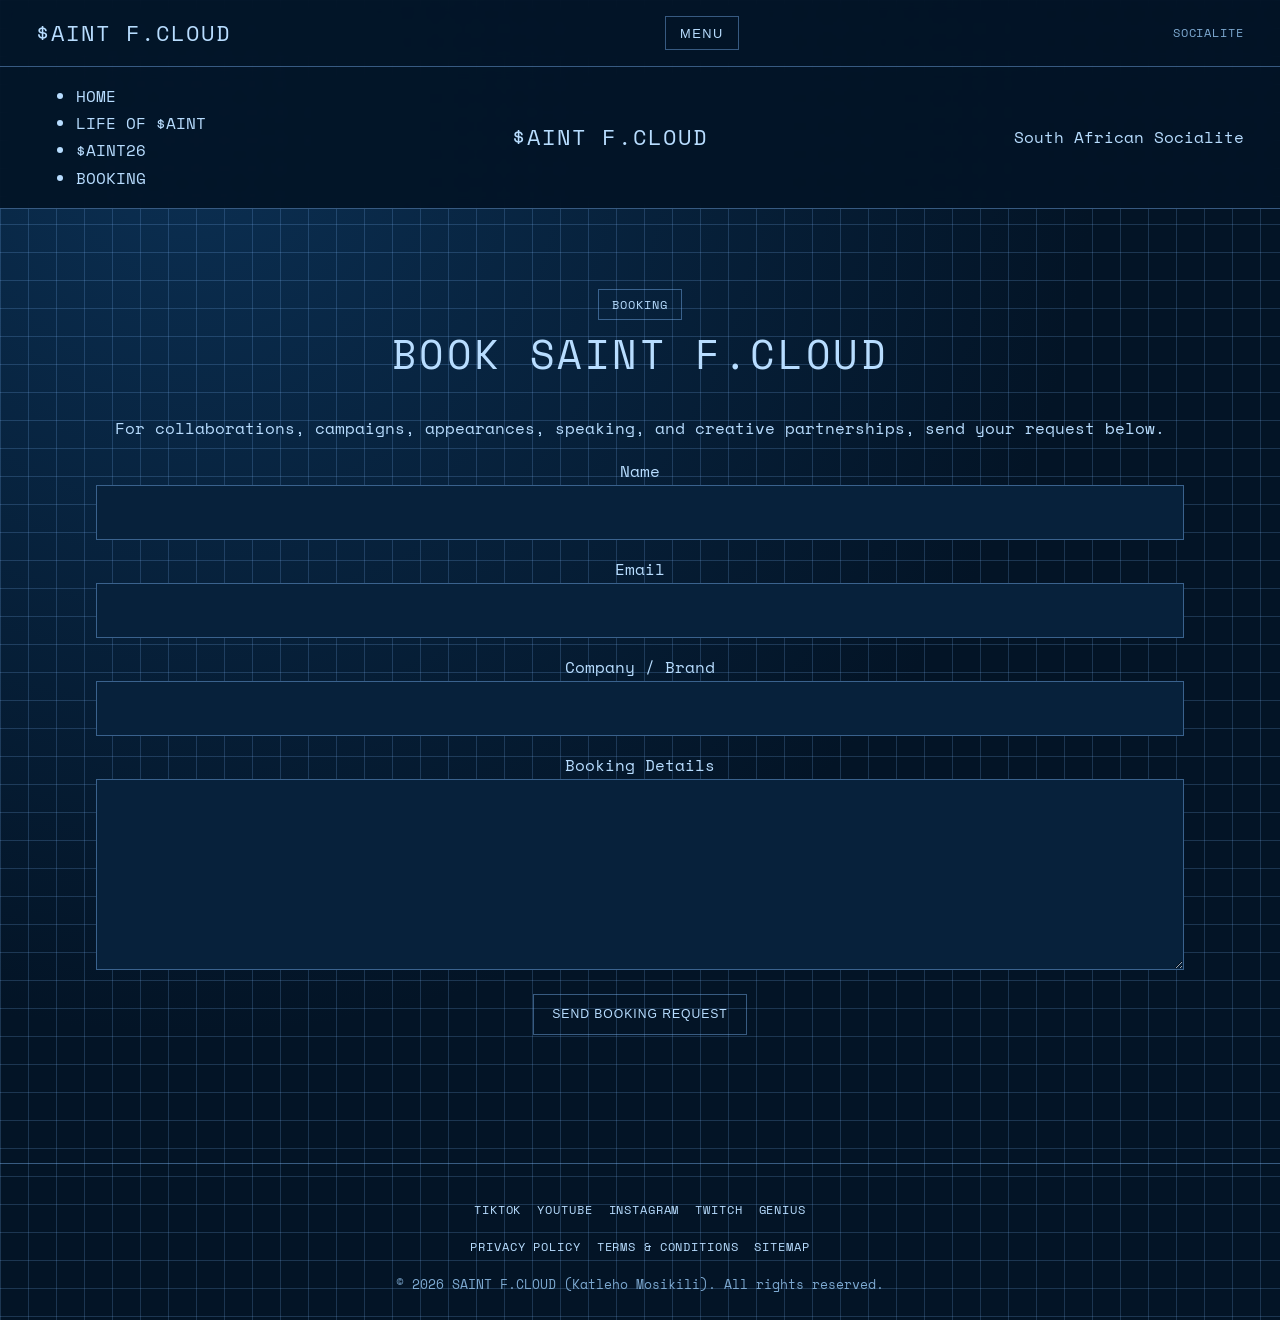
<file: booking/index.html>
<!DOCTYPE html>
<html lang="en">
<head>
  <meta charset="UTF-8" />
  <meta name="viewport" content="width=device-width, initial-scale=1.0" />
  <title>$AINT F.CLOUD | BOOKING</title>
  <meta name="description" content="OFFICIAL BOOKING FORM OF SAINT F.CLOUD — SOUTH AFRICAN SOCIALITE, INFLUENCER, DIGITAL STORYTELLER AND MUSIC PRODUCER." />
  <link rel="icon" type="image/svg+xml" href="../Assets/favicon%20(1).svg" />
  <link rel="stylesheet" href="../styles/style.css" />
</head>
<body>
  <header class="site-header">
    <div class="header-inner">
      <a class="brand" href="/" data-route="/">$AINT F.CLOUD</a>
      <button class="menu-toggle" data-menu-toggle aria-expanded="false" aria-controls="menu">MENU</button>
      <nav class="dropdown-nav" id="menu" data-menu hidden aria-label="PRIMARY">
        <ul>
          <li><a data-nav href="/" data-route="/">HOME</a></li>
          <li><a data-nav href="/life-of-saint/" data-route="/life-of-saint/">LIFE OF $AINT</a></li>
          <li><a data-nav href="/saint26/" data-route="/saint26/">$AINT26</a></li>
          <li><a data-nav href="/booking/" data-route="/booking/">BOOKING</a></li>
        </ul>
      </nav>
      <div class="header-note">Socialite</div>
    </div>
  </header>
<body>
<header class="site-header"><div class="header-inner"><nav class="main-nav" aria-label="Primary"><ul><li><a data-nav href="/" data-route="/">HOME</a></li><li><a data-nav href="/life-of-saint/" data-route="/life-of-saint/">LIFE OF $AINT</a></li><li><a data-nav href="/saint26/" data-route="/saint26/">$AINT26</a></li><li><a data-nav href="/booking/" data-route="/booking/">BOOKING</a></li></ul></nav><a class="brand" href="/" data-route="/">$AINT F.CLOUD</a><div class="header-right">South African Socialite</div></div></header>
<main class="section">
  <span class="tag">Booking</span>
  <h1>Book SAINT F.CLOUD</h1>
  <p>For collaborations, campaigns, appearances, speaking, and creative partnerships, send your request below.</p>
  <form action="mailto:bookings@saintfcloud.com" method="post" enctype="text/plain">
    <p><label for="name">Name</label><input id="name" name="name" required /></p>
    <p><label for="email">Email</label><input id="email" type="email" name="email" required /></p>
    <p><label for="company">Company / Brand</label><input id="company" name="company" /></p>
    <p><label for="details">Booking Details</label><textarea id="details" name="details" rows="6" required></textarea></p>
    <button type="submit">Send Booking Request</button>
  </form>
</main>
<footer class="site-footer"><div class="footer-inner"><div class="social-links"><a href="https://www.tiktok.com/@saintfcloud" target="_blank" rel="noopener">TikTok</a><a href="https://www.youtube.com/@saintfcloud" target="_blank" rel="noopener">YouTube</a><a href="https://www.instagram.com/saintfcloud/" target="_blank" rel="noopener">Instagram</a><a href="https://www.twitch.tv/saintfcloud" target="_blank" rel="noopener">Twitch</a><a href="https://genius.com/artists/Katleho-aint-fcloud-mosikili" target="_blank" rel="noopener">Genius</a></div><div class="footer-links"><a href="/privacy-policy/" data-route="/privacy-policy/">Privacy Policy</a><a href="/terms-and-conditions/" data-route="/terms-and-conditions/">Terms &amp; Conditions</a><a href="/sitemap/" data-route="/sitemap/">Sitemap</a></div><div class="small">© 2026 SAINT F.CLOUD (Katleho Mosikili). All rights reserved.</div></div></footer>
<script src="../scripts/main.js"></script>
</body>
</html>
</file>
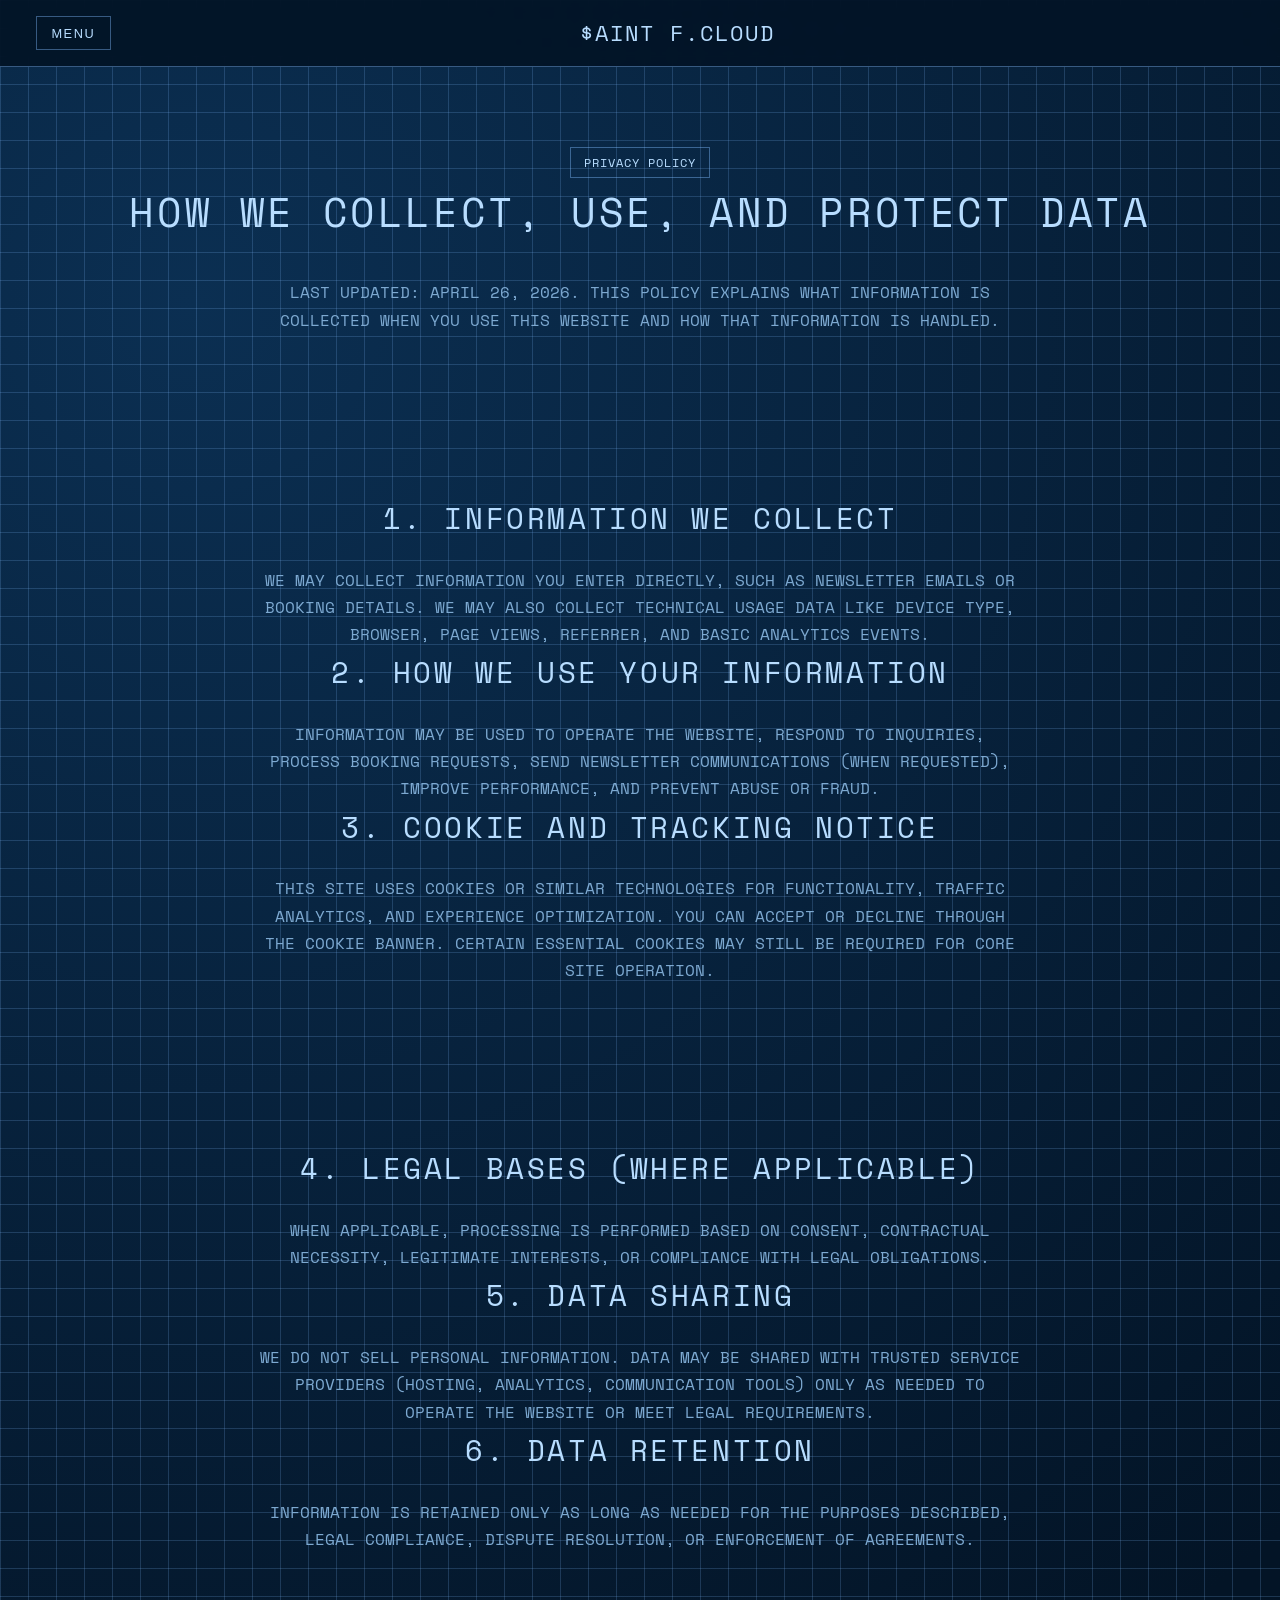
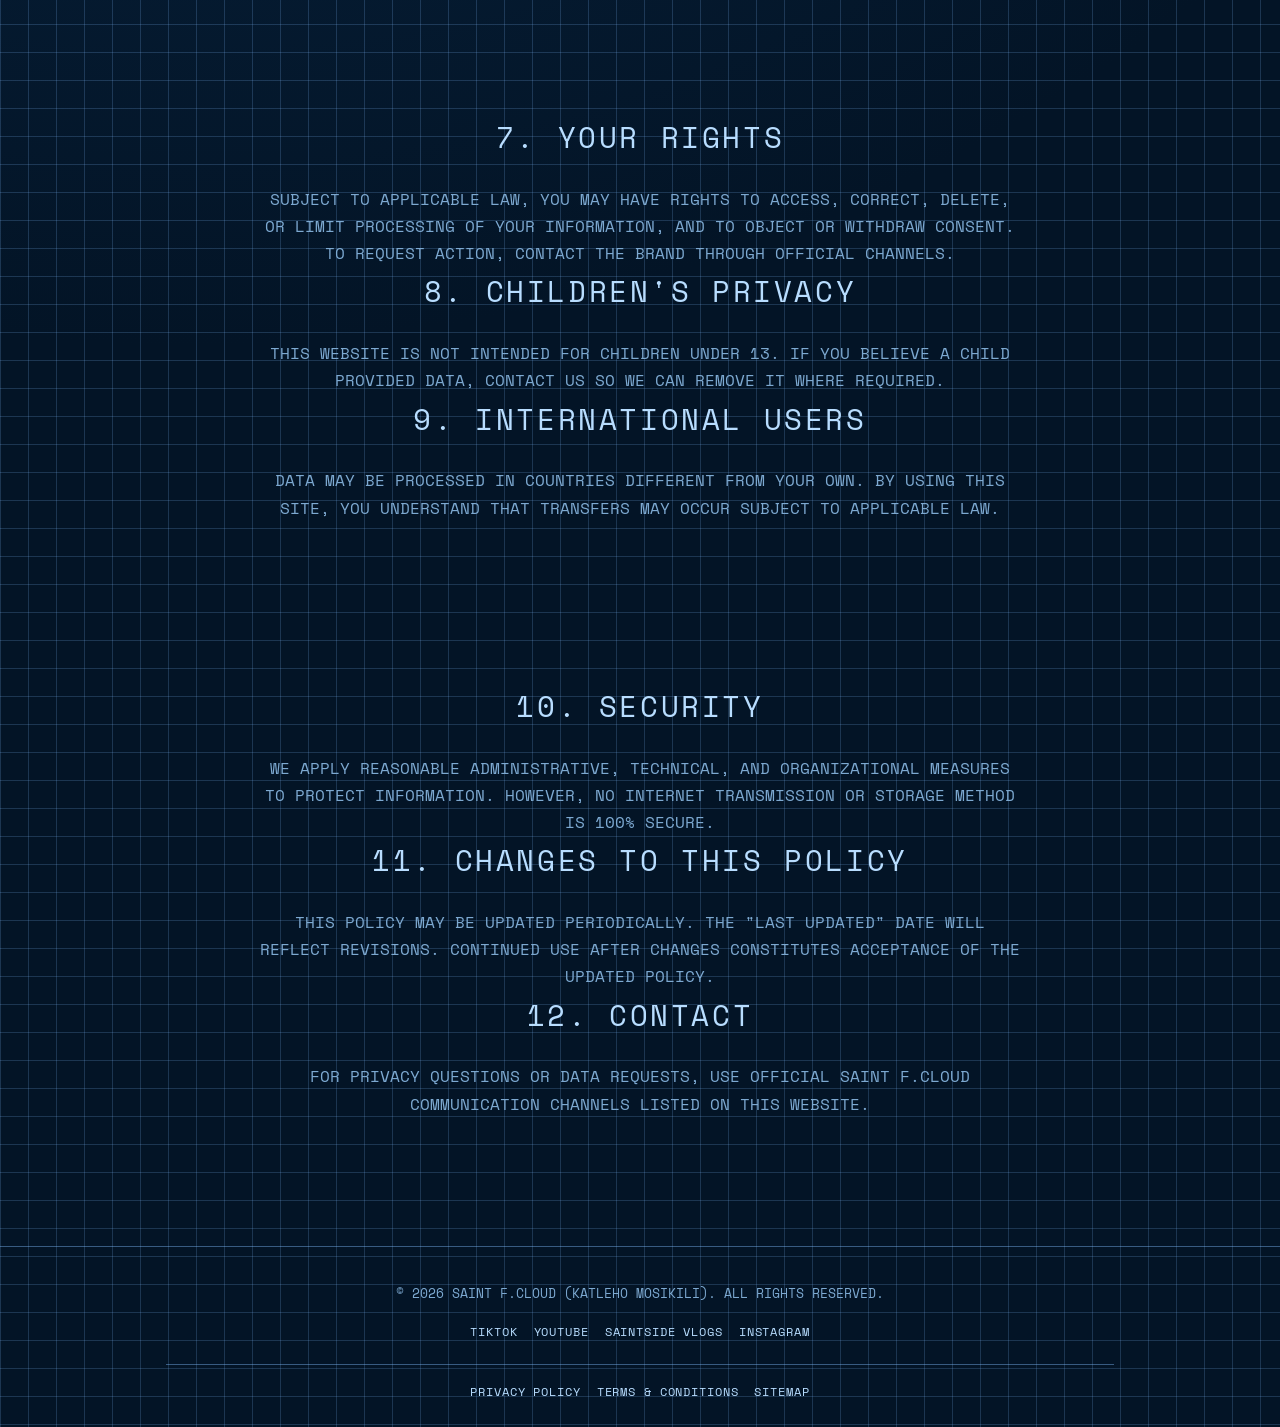
<file: privacy-policy/index.html>
<!DOCTYPE html>
<html lang="en">
<head>
  <meta charset="UTF-8" />
  <meta name="viewport" content="width=device-width, initial-scale=1.0" />
  <title>PRIVACY POLICY | SAINT F.CLOUD</title>
  <link rel="icon" type="image/svg+xml" href="../Assets/favicon%20(1).svg" />
  <link rel="stylesheet" href="../styles/style.css" />
</head>
<body>
  <header class="site-header"><div class="header-inner"><button class="menu-toggle" data-menu-toggle aria-expanded="false" aria-controls="menu">MENU</button><a class="brand" href="/" data-route="/">$AINT F.CLOUD</a><span aria-hidden="true"></span><nav class="dropdown-nav" id="menu" data-menu hidden aria-label="PRIMARY"><ul><li><a data-nav href="/" data-route="/">HOME</a></li><li><a data-nav href="/life-of-saint/" data-route="/life-of-saint/">LIFE OF $AINT</a></li><li><a data-nav href="/saint26/" data-route="/saint26/">$AINT26</a></li><li><a data-nav href="/booking/" data-route="/booking/">BOOKING</a></li></ul></nav></div></header>

  <main>
    <section class="section">
      <span class="tag">PRIVACY POLICY</span>
      <h1>HOW WE COLLECT, USE, AND PROTECT DATA</h1>
      <p class="lead">LAST UPDATED: APRIL 26, 2026. THIS POLICY EXPLAINS WHAT INFORMATION IS COLLECTED WHEN YOU USE THIS WEBSITE AND HOW THAT INFORMATION IS HANDLED.</p>
    </section>

    <section class="section">
      <h2>1. INFORMATION WE COLLECT</h2>
      <p class="lead">WE MAY COLLECT INFORMATION YOU ENTER DIRECTLY, SUCH AS NEWSLETTER EMAILS OR BOOKING DETAILS. WE MAY ALSO COLLECT TECHNICAL USAGE DATA LIKE DEVICE TYPE, BROWSER, PAGE VIEWS, REFERRER, AND BASIC ANALYTICS EVENTS.</p>
      <h2>2. HOW WE USE YOUR INFORMATION</h2>
      <p class="lead">INFORMATION MAY BE USED TO OPERATE THE WEBSITE, RESPOND TO INQUIRIES, PROCESS BOOKING REQUESTS, SEND NEWSLETTER COMMUNICATIONS (WHEN REQUESTED), IMPROVE PERFORMANCE, AND PREVENT ABUSE OR FRAUD.</p>
      <h2>3. COOKIE AND TRACKING NOTICE</h2>
      <p class="lead">THIS SITE USES COOKIES OR SIMILAR TECHNOLOGIES FOR FUNCTIONALITY, TRAFFIC ANALYTICS, AND EXPERIENCE OPTIMIZATION. YOU CAN ACCEPT OR DECLINE THROUGH THE COOKIE BANNER. CERTAIN ESSENTIAL COOKIES MAY STILL BE REQUIRED FOR CORE SITE OPERATION.</p>
    </section>

    <section class="section">
      <h2>4. LEGAL BASES (WHERE APPLICABLE)</h2>
      <p class="lead">WHEN APPLICABLE, PROCESSING IS PERFORMED BASED ON CONSENT, CONTRACTUAL NECESSITY, LEGITIMATE INTERESTS, OR COMPLIANCE WITH LEGAL OBLIGATIONS.</p>
      <h2>5. DATA SHARING</h2>
      <p class="lead">WE DO NOT SELL PERSONAL INFORMATION. DATA MAY BE SHARED WITH TRUSTED SERVICE PROVIDERS (HOSTING, ANALYTICS, COMMUNICATION TOOLS) ONLY AS NEEDED TO OPERATE THE WEBSITE OR MEET LEGAL REQUIREMENTS.</p>
      <h2>6. DATA RETENTION</h2>
      <p class="lead">INFORMATION IS RETAINED ONLY AS LONG AS NEEDED FOR THE PURPOSES DESCRIBED, LEGAL COMPLIANCE, DISPUTE RESOLUTION, OR ENFORCEMENT OF AGREEMENTS.</p>
    </section>

    <section class="section">
      <h2>7. YOUR RIGHTS</h2>
      <p class="lead">SUBJECT TO APPLICABLE LAW, YOU MAY HAVE RIGHTS TO ACCESS, CORRECT, DELETE, OR LIMIT PROCESSING OF YOUR INFORMATION, AND TO OBJECT OR WITHDRAW CONSENT. TO REQUEST ACTION, CONTACT THE BRAND THROUGH OFFICIAL CHANNELS.</p>
      <h2>8. CHILDREN'S PRIVACY</h2>
      <p class="lead">THIS WEBSITE IS NOT INTENDED FOR CHILDREN UNDER 13. IF YOU BELIEVE A CHILD PROVIDED DATA, CONTACT US SO WE CAN REMOVE IT WHERE REQUIRED.</p>
      <h2>9. INTERNATIONAL USERS</h2>
      <p class="lead">DATA MAY BE PROCESSED IN COUNTRIES DIFFERENT FROM YOUR OWN. BY USING THIS SITE, YOU UNDERSTAND THAT TRANSFERS MAY OCCUR SUBJECT TO APPLICABLE LAW.</p>
    </section>

    <section class="section">
      <h2>10. SECURITY</h2>
      <p class="lead">WE APPLY REASONABLE ADMINISTRATIVE, TECHNICAL, AND ORGANIZATIONAL MEASURES TO PROTECT INFORMATION. HOWEVER, NO INTERNET TRANSMISSION OR STORAGE METHOD IS 100% SECURE.</p>
      <h2>11. CHANGES TO THIS POLICY</h2>
      <p class="lead">THIS POLICY MAY BE UPDATED PERIODICALLY. THE "LAST UPDATED" DATE WILL REFLECT REVISIONS. CONTINUED USE AFTER CHANGES CONSTITUTES ACCEPTANCE OF THE UPDATED POLICY.</p>
      <h2>12. CONTACT</h2>
      <p class="lead">FOR PRIVACY QUESTIONS OR DATA REQUESTS, USE OFFICIAL SAINT F.CLOUD COMMUNICATION CHANNELS LISTED ON THIS WEBSITE.</p>
    </section>
  </main>

  <footer class="site-footer"><div class="footer-inner"><div class="small">© <span id="year">2026</span> SAINT F.CLOUD (KATLEHO MOSIKILI). ALL RIGHTS RESERVED.</div><div class="social-links"><a href="https://www.tiktok.com/@saintfcloud" target="_blank" rel="noopener">TIKTOK</a><a href="https://www.youtube.com/@saintfcloud" target="_blank" rel="noopener">YOUTUBE</a><a href="https://www.youtube.com/@Saintsidevlogs" target="_blank" rel="noopener">SAINTSIDE VLOGS</a><a href="https://www.instagram.com/saintfcloud/" target="_blank" rel="noopener">INSTAGRAM</a></div><div class="footer-links footer-bottom-links"><a href="/privacy-policy/" data-route="/privacy-policy/">PRIVACY POLICY</a><a href="/terms-and-conditions/" data-route="/terms-and-conditions/">TERMS &amp; CONDITIONS</a><a href="/sitemap/" data-route="/sitemap/">SITEMAP</a></div></div></footer>
  <script src="../scripts/main.js"></script>
</body>
</html>
</file>
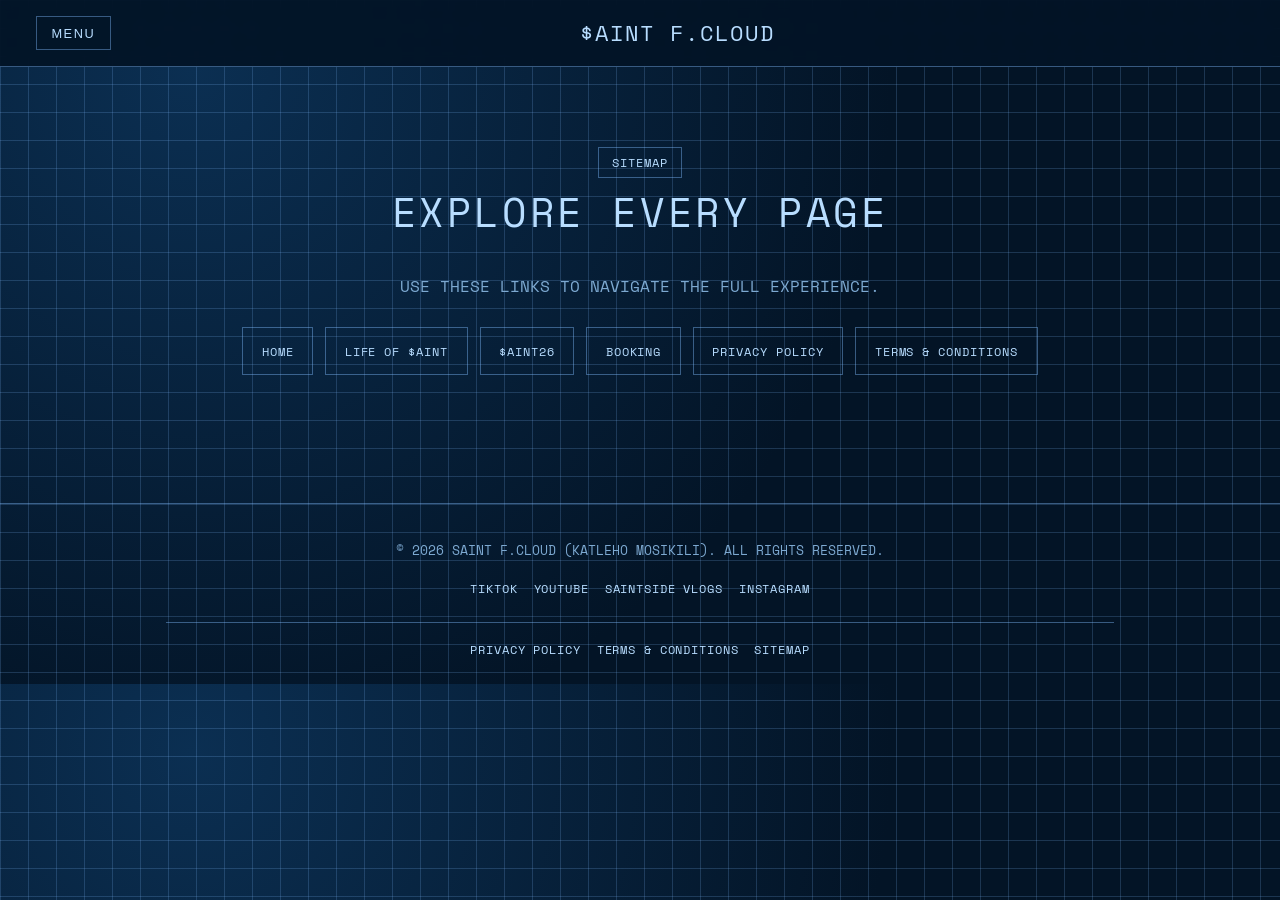
<file: sitemap/index.html>
<!DOCTYPE html>
<html lang="en"><head><meta charset="UTF-8" /><meta name="viewport" content="width=device-width, initial-scale=1.0" /><title>SITEMAP | SAINT F.CLOUD</title><link rel="icon" type="image/svg+xml" href="../Assets/favicon%20(1).svg" /><link rel="stylesheet" href="../styles/style.css" /></head>
<body>
<header class="site-header"><div class="header-inner"><button class="menu-toggle" data-menu-toggle aria-expanded="false" aria-controls="menu">MENU</button><a class="brand" href="/" data-route="/">$AINT F.CLOUD</a><span aria-hidden="true"></span><nav class="dropdown-nav" id="menu" data-menu hidden aria-label="PRIMARY"><ul><li><a data-nav href="/" data-route="/">HOME</a></li><li><a data-nav href="/life-of-saint/" data-route="/life-of-saint/">LIFE OF $AINT</a></li><li><a data-nav href="/saint26/" data-route="/saint26/">$AINT26</a></li><li><a data-nav href="/booking/" data-route="/booking/">BOOKING</a></li></ul></nav></div></header>
<main class="section"><span class="tag">SITEMAP</span><h1>EXPLORE EVERY PAGE</h1><p class="lead">USE THESE LINKS TO NAVIGATE THE FULL EXPERIENCE.</p><div class="cta-row"><a class="btn ghost" href="/" data-route="/">HOME</a><a class="btn ghost" href="/life-of-saint/" data-route="/life-of-saint/">LIFE OF $AINT</a><a class="btn ghost" href="/saint26/" data-route="/saint26/">$AINT26</a><a class="btn ghost" href="/booking/" data-route="/booking/">BOOKING</a><a class="btn ghost" href="/privacy-policy/" data-route="/privacy-policy/">PRIVACY POLICY</a><a class="btn ghost" href="/terms-and-conditions/" data-route="/terms-and-conditions/">TERMS &amp; CONDITIONS</a></div></main>
<footer class="site-footer"><div class="footer-inner"><div class="small">© <span id="year">2026</span> SAINT F.CLOUD (KATLEHO MOSIKILI). ALL RIGHTS RESERVED.</div><div class="social-links"><a href="https://www.tiktok.com/@saintfcloud" target="_blank" rel="noopener">TIKTOK</a><a href="https://www.youtube.com/@saintfcloud" target="_blank" rel="noopener">YOUTUBE</a><a href="https://www.youtube.com/@Saintsidevlogs" target="_blank" rel="noopener">SAINTSIDE VLOGS</a><a href="https://www.instagram.com/saintfcloud/" target="_blank" rel="noopener">INSTAGRAM</a></div><div class="footer-links footer-bottom-links"><a href="/privacy-policy/" data-route="/privacy-policy/">PRIVACY POLICY</a><a href="/terms-and-conditions/" data-route="/terms-and-conditions/">TERMS &amp; CONDITIONS</a><a href="/sitemap/" data-route="/sitemap/">SITEMAP</a></div></div></footer>
<script src="../scripts/main.js"></script>
</body></html>
</file>
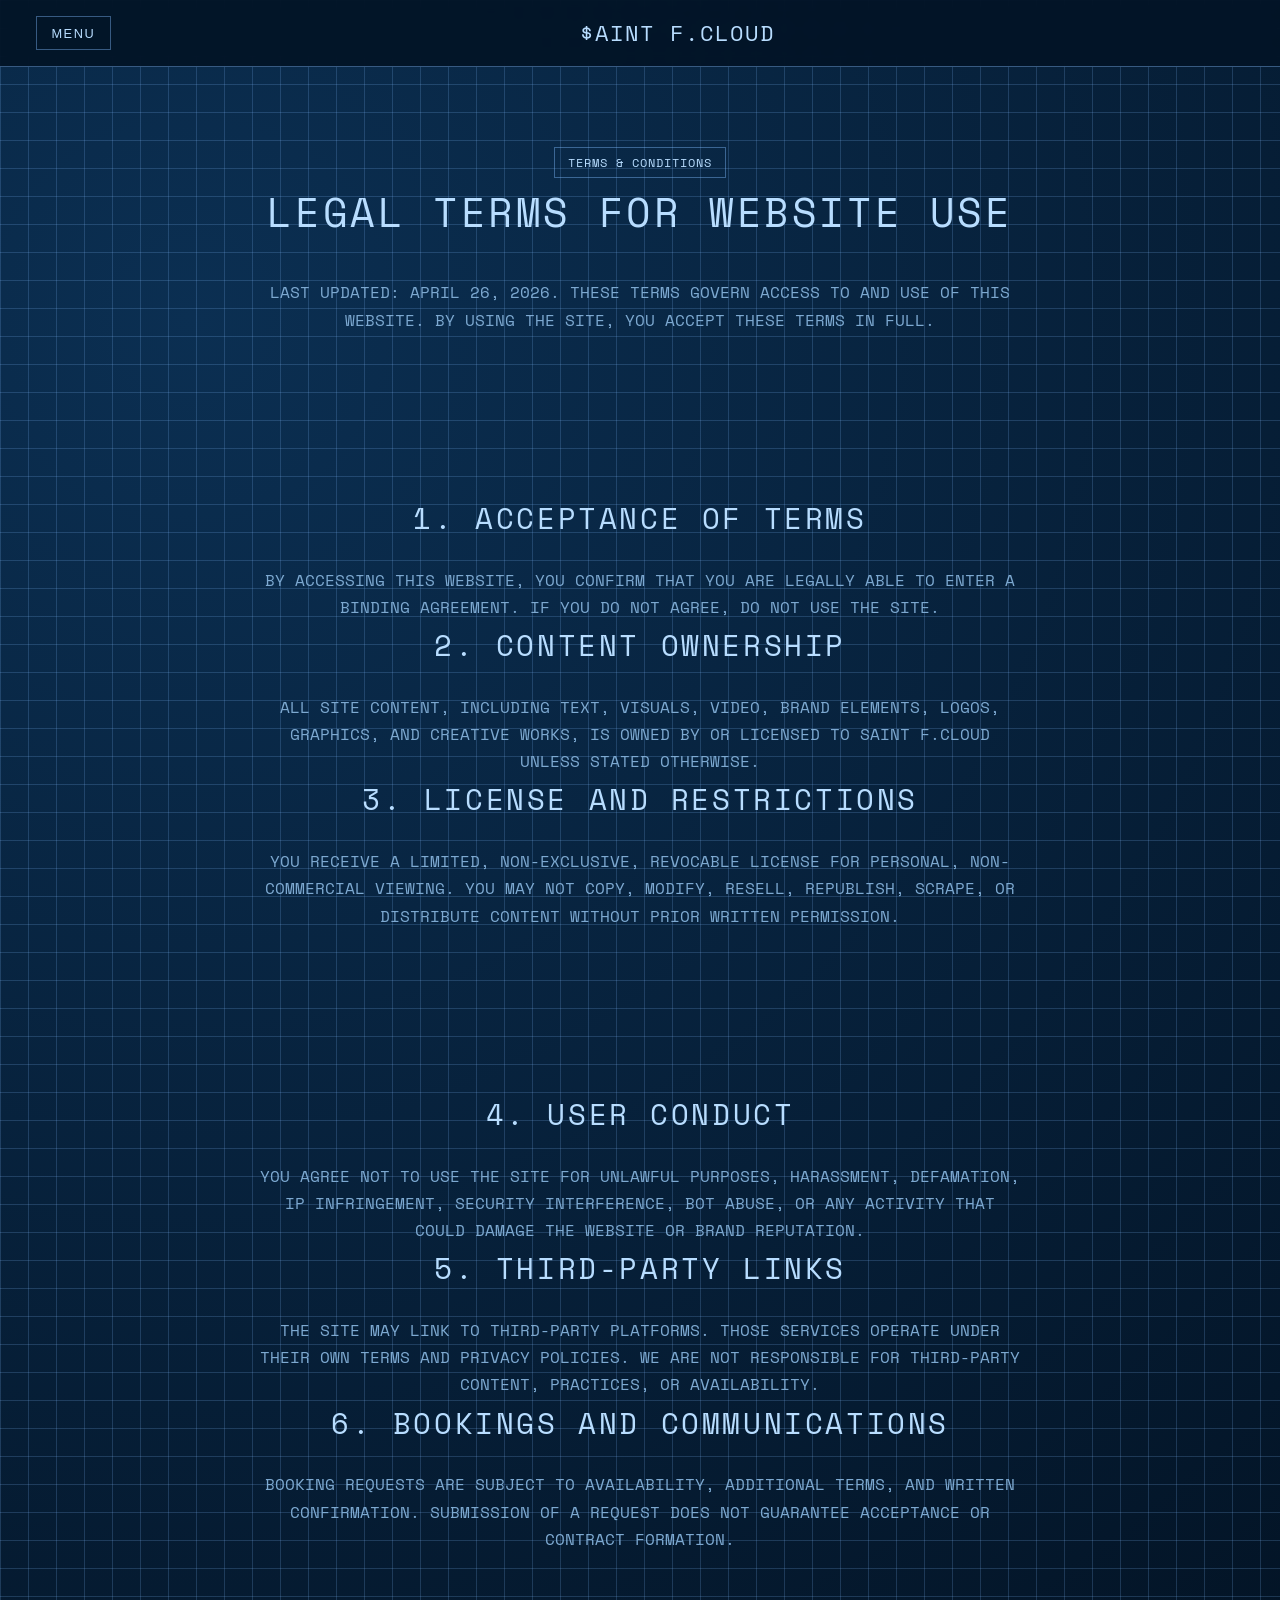
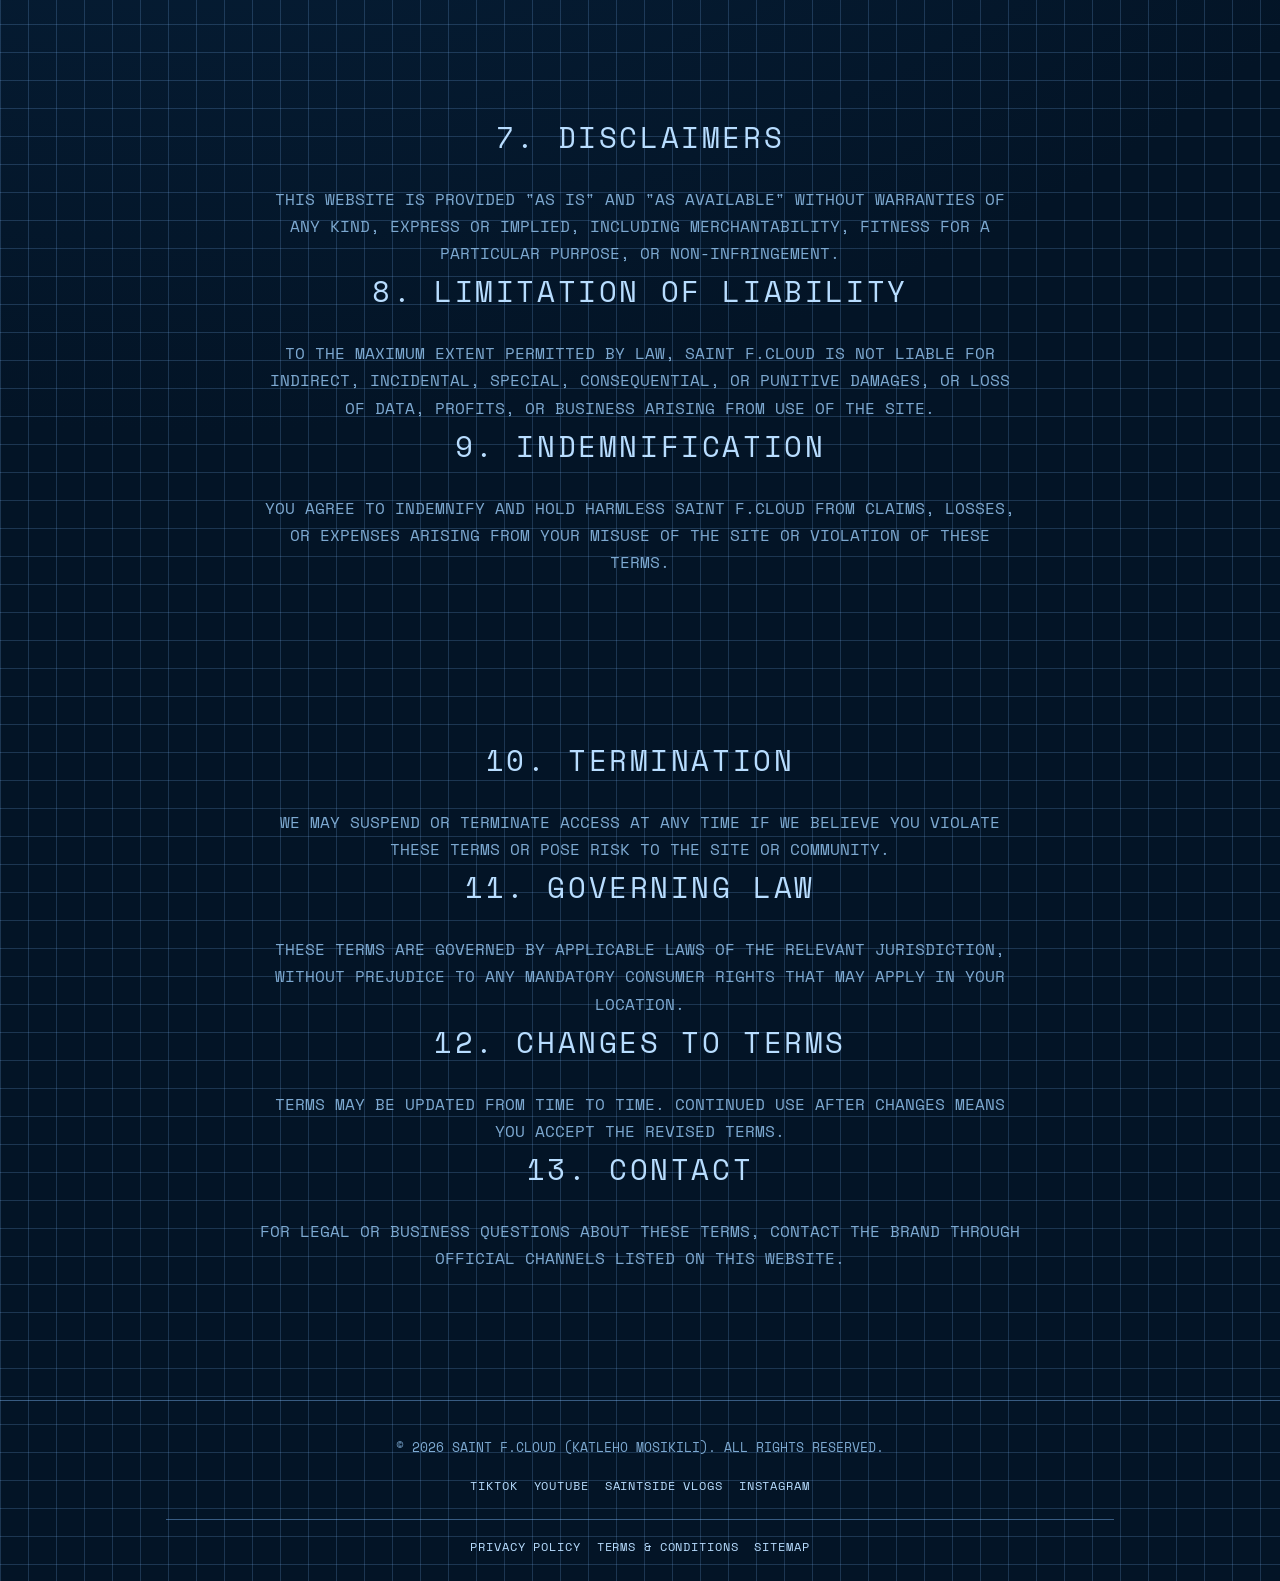
<file: terms-and-conditions/index.html>
<!DOCTYPE html>
<html lang="en">
<head>
  <meta charset="UTF-8" />
  <meta name="viewport" content="width=device-width, initial-scale=1.0" />
  <title>TERMS & CONDITIONS | SAINT F.CLOUD</title>
  <link rel="icon" type="image/svg+xml" href="../Assets/favicon%20(1).svg" />
  <link rel="stylesheet" href="../styles/style.css" />
</head>
<body>
  <header class="site-header"><div class="header-inner"><button class="menu-toggle" data-menu-toggle aria-expanded="false" aria-controls="menu">MENU</button><a class="brand" href="/" data-route="/">$AINT F.CLOUD</a><span aria-hidden="true"></span><nav class="dropdown-nav" id="menu" data-menu hidden aria-label="PRIMARY"><ul><li><a data-nav href="/" data-route="/">HOME</a></li><li><a data-nav href="/life-of-saint/" data-route="/life-of-saint/">LIFE OF $AINT</a></li><li><a data-nav href="/saint26/" data-route="/saint26/">$AINT26</a></li><li><a data-nav href="/booking/" data-route="/booking/">BOOKING</a></li></ul></nav></div></header>

  <main>
    <section class="section">
      <span class="tag">TERMS & CONDITIONS</span>
      <h1>LEGAL TERMS FOR WEBSITE USE</h1>
      <p class="lead">LAST UPDATED: APRIL 26, 2026. THESE TERMS GOVERN ACCESS TO AND USE OF THIS WEBSITE. BY USING THE SITE, YOU ACCEPT THESE TERMS IN FULL.</p>
    </section>

    <section class="section">
      <h2>1. ACCEPTANCE OF TERMS</h2>
      <p class="lead">BY ACCESSING THIS WEBSITE, YOU CONFIRM THAT YOU ARE LEGALLY ABLE TO ENTER A BINDING AGREEMENT. IF YOU DO NOT AGREE, DO NOT USE THE SITE.</p>
      <h2>2. CONTENT OWNERSHIP</h2>
      <p class="lead">ALL SITE CONTENT, INCLUDING TEXT, VISUALS, VIDEO, BRAND ELEMENTS, LOGOS, GRAPHICS, AND CREATIVE WORKS, IS OWNED BY OR LICENSED TO SAINT F.CLOUD UNLESS STATED OTHERWISE.</p>
      <h2>3. LICENSE AND RESTRICTIONS</h2>
      <p class="lead">YOU RECEIVE A LIMITED, NON-EXCLUSIVE, REVOCABLE LICENSE FOR PERSONAL, NON-COMMERCIAL VIEWING. YOU MAY NOT COPY, MODIFY, RESELL, REPUBLISH, SCRAPE, OR DISTRIBUTE CONTENT WITHOUT PRIOR WRITTEN PERMISSION.</p>
    </section>

    <section class="section">
      <h2>4. USER CONDUCT</h2>
      <p class="lead">YOU AGREE NOT TO USE THE SITE FOR UNLAWFUL PURPOSES, HARASSMENT, DEFAMATION, IP INFRINGEMENT, SECURITY INTERFERENCE, BOT ABUSE, OR ANY ACTIVITY THAT COULD DAMAGE THE WEBSITE OR BRAND REPUTATION.</p>
      <h2>5. THIRD-PARTY LINKS</h2>
      <p class="lead">THE SITE MAY LINK TO THIRD-PARTY PLATFORMS. THOSE SERVICES OPERATE UNDER THEIR OWN TERMS AND PRIVACY POLICIES. WE ARE NOT RESPONSIBLE FOR THIRD-PARTY CONTENT, PRACTICES, OR AVAILABILITY.</p>
      <h2>6. BOOKINGS AND COMMUNICATIONS</h2>
      <p class="lead">BOOKING REQUESTS ARE SUBJECT TO AVAILABILITY, ADDITIONAL TERMS, AND WRITTEN CONFIRMATION. SUBMISSION OF A REQUEST DOES NOT GUARANTEE ACCEPTANCE OR CONTRACT FORMATION.</p>
    </section>

    <section class="section">
      <h2>7. DISCLAIMERS</h2>
      <p class="lead">THIS WEBSITE IS PROVIDED "AS IS" AND "AS AVAILABLE" WITHOUT WARRANTIES OF ANY KIND, EXPRESS OR IMPLIED, INCLUDING MERCHANTABILITY, FITNESS FOR A PARTICULAR PURPOSE, OR NON-INFRINGEMENT.</p>
      <h2>8. LIMITATION OF LIABILITY</h2>
      <p class="lead">TO THE MAXIMUM EXTENT PERMITTED BY LAW, SAINT F.CLOUD IS NOT LIABLE FOR INDIRECT, INCIDENTAL, SPECIAL, CONSEQUENTIAL, OR PUNITIVE DAMAGES, OR LOSS OF DATA, PROFITS, OR BUSINESS ARISING FROM USE OF THE SITE.</p>
      <h2>9. INDEMNIFICATION</h2>
      <p class="lead">YOU AGREE TO INDEMNIFY AND HOLD HARMLESS SAINT F.CLOUD FROM CLAIMS, LOSSES, OR EXPENSES ARISING FROM YOUR MISUSE OF THE SITE OR VIOLATION OF THESE TERMS.</p>
    </section>

    <section class="section">
      <h2>10. TERMINATION</h2>
      <p class="lead">WE MAY SUSPEND OR TERMINATE ACCESS AT ANY TIME IF WE BELIEVE YOU VIOLATE THESE TERMS OR POSE RISK TO THE SITE OR COMMUNITY.</p>
      <h2>11. GOVERNING LAW</h2>
      <p class="lead">THESE TERMS ARE GOVERNED BY APPLICABLE LAWS OF THE RELEVANT JURISDICTION, WITHOUT PREJUDICE TO ANY MANDATORY CONSUMER RIGHTS THAT MAY APPLY IN YOUR LOCATION.</p>
      <h2>12. CHANGES TO TERMS</h2>
      <p class="lead">TERMS MAY BE UPDATED FROM TIME TO TIME. CONTINUED USE AFTER CHANGES MEANS YOU ACCEPT THE REVISED TERMS.</p>
      <h2>13. CONTACT</h2>
      <p class="lead">FOR LEGAL OR BUSINESS QUESTIONS ABOUT THESE TERMS, CONTACT THE BRAND THROUGH OFFICIAL CHANNELS LISTED ON THIS WEBSITE.</p>
    </section>
  </main>

  <footer class="site-footer"><div class="footer-inner"><div class="small">© <span id="year">2026</span> SAINT F.CLOUD (KATLEHO MOSIKILI). ALL RIGHTS RESERVED.</div><div class="social-links"><a href="https://www.tiktok.com/@saintfcloud" target="_blank" rel="noopener">TIKTOK</a><a href="https://www.youtube.com/@saintfcloud" target="_blank" rel="noopener">YOUTUBE</a><a href="https://www.youtube.com/@Saintsidevlogs" target="_blank" rel="noopener">SAINTSIDE VLOGS</a><a href="https://www.instagram.com/saintfcloud/" target="_blank" rel="noopener">INSTAGRAM</a></div><div class="footer-links footer-bottom-links"><a href="/privacy-policy/" data-route="/privacy-policy/">PRIVACY POLICY</a><a href="/terms-and-conditions/" data-route="/terms-and-conditions/">TERMS &amp; CONDITIONS</a><a href="/sitemap/" data-route="/sitemap/">SITEMAP</a></div></div></footer>
  <script src="../scripts/main.js"></script>
</body>
</html>
</file>
<file: styles/style.css>
@import url('https://fonts.googleapis.com/css2?family=Space+Mono:wght@400&display=swap');

:root {
  --bg: #031426;
  --panel: #041a31;
  --panel-soft: #07213b;
  --text: #b8ddff;
  --muted-text: #7da9d1;
  --line: rgba(130, 189, 255, 0.42);
  --line-soft: rgba(130, 189, 255, 0.2);
  --accent: #95d2ff;
}

* {
  box-sizing: border-box;
  font-weight: 400;
}

body {
  margin: 0;
  font-family: 'Space Mono', monospace;
  color: var(--text);
  background:
    linear-gradient(var(--line-soft) 1px, transparent 1px),
    linear-gradient(90deg, var(--line-soft) 1px, transparent 1px),
    radial-gradient(circle at 15% 10%, #0b2f52 0%, var(--bg) 56%);
  background-size: 28px 28px, 28px 28px, 100% 100%;
  line-height: 1.7;
}

body.menu-open,
body.modal-open { overflow: hidden; }

a { color: inherit; text-decoration: none; }

.dropdown-nav[hidden],
.modal[hidden] { display: none !important; }

.site-header {
  position: sticky;
  top: 0;
  z-index: 1000;
  backdrop-filter: blur(6px);
  background: rgba(3, 20, 38, 0.93);
  border-bottom: 1px solid var(--line);
}

.header-inner {
  max-width: 1240px;
  margin: 0 auto;
  min-height: 66px;
  padding: 0 1rem;
  display: flex;
  align-items: center;
  justify-content: space-between;
  gap: 1rem;
}

.brand,
.section h1,
.section h2,
.section h3,
.tag,
.cta-title {
  letter-spacing: 0.09em;
  text-transform: uppercase;
  margin-top: 0;
  font-weight: 400;
}

.brand { font-size: clamp(1rem, 2vw, 1.4rem); }

.header-note {
  font-size: 0.72rem;
  color: var(--muted-text);
  text-transform: uppercase;
  letter-spacing: 0.08em;
}

.menu-toggle {
  border: 1px solid var(--line);
  background: transparent;
  color: var(--text);
  padding: 0.55rem 0.9rem;
  font-size: 0.8rem;
  letter-spacing: 0.12em;
  text-transform: uppercase;
}

.dropdown-nav {
  position: fixed;
  top: 66px;
  right: 1rem;
  background: rgba(4, 26, 49, 0.98);
  border: 1px solid var(--line);
  min-width: 260px;
  padding: 0.6rem;
}

.dropdown-nav ul { list-style: none; margin: 0; padding: 0; }

.dropdown-nav a {
  display: block;
  text-align: center;
  padding: 0.8rem;
  font-size: 0.88rem;
  letter-spacing: 0.09em;
  text-transform: uppercase;
  border: 1px solid transparent;
}

.dropdown-nav a:hover,
.dropdown-nav a:focus-visible,
.dropdown-nav a.active {
  border-color: var(--line);
  background: rgba(149, 210, 255, 0.12);
}

.hero {
  min-height: calc(100vh - 66px);
  display: grid;
  place-items: center;
  padding: 1rem;
}

.hero-frame {
  width: min(100%, 1280px);
  height: calc(100vh - 98px);
  overflow: hidden;
  border: 1px solid var(--line);
  display: grid;
  place-items: center;
  background: #010b15;
}

.hero img {
  width: 100%;
  height: 100%;
  object-fit: contain;
  object-position: center;
  filter: grayscale(100%) contrast(1.1) brightness(0.95);
  mix-blend-mode: screen;
}

.section {
  max-width: 1120px;
  margin: 0 auto;
  padding: 5rem 1rem;
  text-align: center;
}

.section h1 { font-size: clamp(1.8rem, 3.8vw, 2.5rem); }
.section h2 { font-size: clamp(1.2rem, 2.6vw, 1.8rem); }

.tag {
  display: inline-block;
  padding: 0.3rem 0.8rem;
  font-size: 0.72rem;
  border: 1px solid var(--line);
}

.lead {
  max-width: 760px;
  margin: 0.5rem auto 0;
  color: var(--muted-text);
}

.cta-row,
.social-strip {
  margin-top: 1.7rem;
  display: flex;
  flex-wrap: wrap;
  gap: 0.75rem;
  justify-content: center;
}

button,
.btn {
  appearance: none;
  border: 1px solid var(--line);
  background: transparent;
  color: var(--text);
  padding: 0.78rem 1.15rem;
  letter-spacing: 0.08em;
  text-transform: uppercase;
  font-size: 0.76rem;
  cursor: pointer;
}

.btn.ghost,
button.ghost { background: transparent; }

button:hover,
.btn:hover {
  background: rgba(149, 210, 255, 0.15);
  border-color: var(--accent);
}

.newsletter,
.card,
.modal-card,
.feature-band {
  background: var(--panel);
  border: 1px solid var(--line);
}

.newsletter form {
  margin: 1.5rem auto 0;
  max-width: 700px;
  display: grid;
  gap: 0.7rem;
  grid-template-columns: 1fr auto;
}

input,
textarea {
  width: 100%;
  border: 1px solid var(--line);
  background: var(--panel-soft);
  color: var(--text);
  padding: 0.8rem 0.95rem;
  font: inherit;
}

.grid {
  margin-top: 2rem;
  display: grid;
  grid-template-columns: repeat(auto-fit, minmax(250px, 1fr));
  gap: 1rem;
}

.card {
  padding: 1.1rem;
  text-align: center;
}

.card img {
  width: 100%;
  aspect-ratio: 4 / 5;
  object-fit: cover;
  filter: grayscale(100%) contrast(1.08);
}

.feature-band .lead { color: #9ac4ea; }

.site-footer {
  margin-top: 3rem;
  border-top: 1px solid var(--line);
  padding-bottom: 1.5rem;
}

.footer-inner {
  max-width: 980px;
  margin: 0 auto;
  padding: 2.2rem 1rem 0;
  text-align: center;
  display: grid;
  gap: 1rem;
}

.small { color: var(--muted-text); font-size: 0.84rem; }

.footer-links,
.social-links {
  display: flex;
  flex-wrap: wrap;
  justify-content: center;
  gap: 0.7rem 1rem;
  text-transform: uppercase;
  font-size: 0.78rem;
  letter-spacing: 0.07em;
}

.footer-bottom-links {
  border-top: 1px solid var(--line);
  padding-top: 1rem;
  margin-top: 0.4rem;
}

.form-status { margin-top: 0.45rem; font-size: 0.82rem; }
.form-status.success,
.form-status.error { color: var(--accent); }

.modal {
  position: fixed;
  inset: 0;
  z-index: 3000;
  background: rgba(0, 10, 20, 0.82);
  display: grid;
  place-items: center;
  padding: 1rem;
}

.modal-card {
  width: min(920px, 100%);
  overflow: hidden;
  display: grid;
  grid-template-columns: minmax(220px, 42%) 1fr;
}

.modal-media img {
  width: 100%;
  height: 100%;
  object-fit: cover;
  filter: grayscale(100%);
}

.modal-content {
  padding: 1.5rem;
  text-align: center;
}

.modal-content h2 { margin-bottom: 0.3rem; }

.sr-only {
  position: absolute;
  width: 1px;
  height: 1px;
  padding: 0;
  margin: -1px;
  overflow: hidden;
  clip: rect(0, 0, 0, 0);
  white-space: nowrap;
  border: 0;
}

@media (max-width: 860px) {
  .header-note { display: none; }

  .hero-frame {
    height: calc(100vh - 84px);
  }

  .newsletter form { grid-template-columns: 1fr; }

  .modal-card { grid-template-columns: 1fr; }
  .modal-media { max-height: 240px; }
}
</file>
